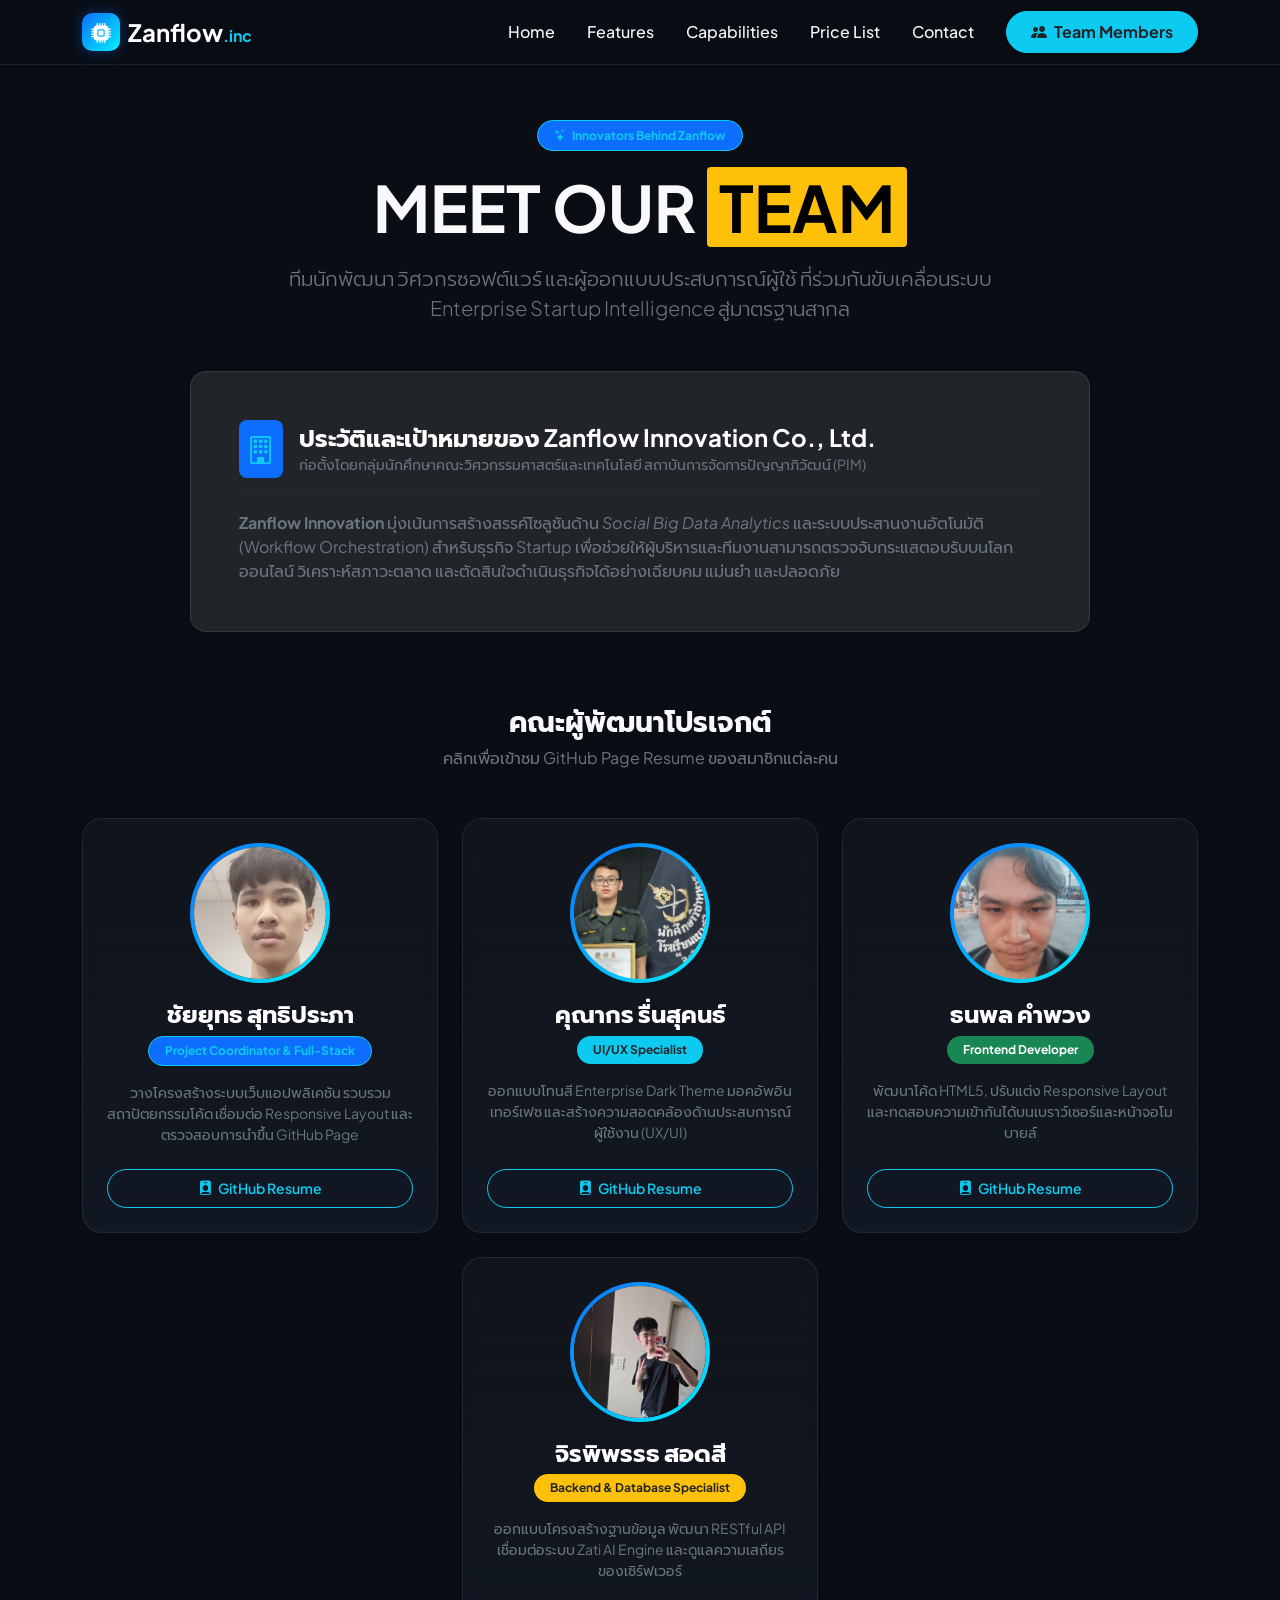
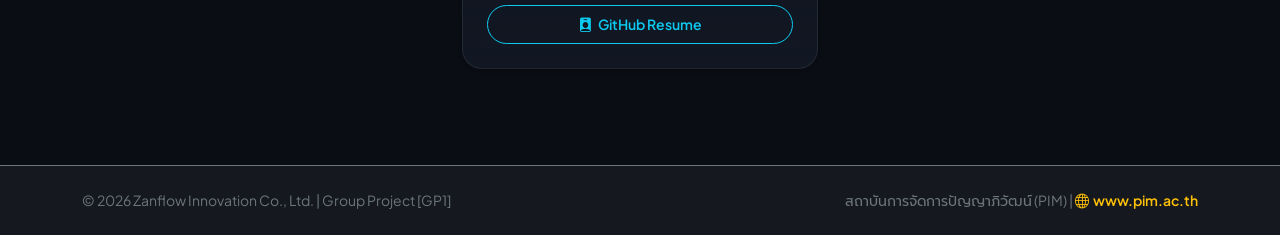
<file: about.html>
<!DOCTYPE html>
<html lang="th">
<head>
    <meta charset="UTF-8">
    <meta name="viewport" content="width=device-width, initial-scale=1.0">
    <title>Team Members - Zanflow Platform</title>

    <!-- Bootstrap 5 CSS CDN -->
    <link href="https://cdn.jsdelivr.net/npm/bootstrap@5.3.2/dist/css/bootstrap.min.css" rel="stylesheet">
    <!-- Bootstrap Icons CDN -->
    <link rel="stylesheet" href="https://cdn.jsdelivr.net/npm/bootstrap-icons@1.11.1/font/bootstrap-icons.css">
    <!-- Custom Stylesheet -->
    <link rel="stylesheet" href="styles.css">
</head>
<body>

    <!-- 1. Navigation Bar -->
    <nav class="navbar navbar-expand-lg navbar-dark fixed-top custom-navbar">
        <div class="container">
            <a class="navbar-brand d-flex align-items-center gap-2 fw-bold fs-4" href="index.html#home">
                <div class="navbar-brand-logo">
                    <i class="bi bi-cpu-fill text-white fs-5"></i>
                </div>
                <span>Zanflow<span class="text-info fs-6">.inc</span></span>
            </a>
            <button class="navbar-toggler border-0" type="button" data-bs-toggle="collapse" data-bs-target="#navbarNav">
                <span class="navbar-toggler-icon"></span>
            </button>
            <div class="collapse navbar-collapse" id="navbarNav">
                <ul class="navbar-nav ms-auto align-items-center gap-lg-3">
                    <li class="nav-item"><a class="nav-link text-light px-2" href="index.html#home">Home</a></li>
                    <li class="nav-item"><a class="nav-link text-light px-2" href="index.html#features">Features</a></li>
                    <li class="nav-item"><a class="nav-link text-light px-2" href="index.html#product-details">Capabilities</a></li>
                    <li class="nav-item"><a class="nav-link text-light px-2" href="index.html#pricing">Price List</a></li>
                    <li class="nav-item"><a class="nav-link text-light px-2" href="index.html#contact">Contact</a></li>
                    <li class="nav-item ms-lg-2">
                        <a class="btn btn-info text-dark rounded-pill px-4 py-2 fw-bold shadow-sm" href="about.html">
                            <i class="bi bi-people-fill me-1"></i> Team Members
                        </a>
                    </li>
                </ul>
            </div>
        </div>
    </nav>

    <!-- 2. Company Profile Header Section -->
    <section class="py-5 mt-5">
        <div class="container py-4 text-center">
            <span class="badge bg-primary bg-opacity-20 text-info border border-info px-3 py-2 rounded-pill mb-3">
                <i class="bi bi-stars me-1"></i> Innovators Behind Zanflow
            </span>
            <h1 class="display-3 fw-bold mb-3">
                MEET OUR <span class="highlight-yellow">TEAM</span>
            </h1>
            <p class="lead text-secondary mx-auto fs-5" style="max-width: 800px;">
                ทีมนักพัฒนา วิศวกรซอฟต์แวร์ และผู้ออกแบบประสบการณ์ผู้ใช้ ที่ร่วมกันขับเคลื่อนระบบ Enterprise Startup Intelligence สู่มาตรฐานสากล
            </p>
            
            <!-- Company History & Profile Card -->
            <div class="p-4 p-md-5 rounded-4 mt-5 bg-dark bg-opacity-60 border border-secondary border-opacity-25 mx-auto text-start shadow-lg" style="max-width: 900px;">
                <div class="d-flex align-items-center gap-3 mb-3">
                    <div class="p-2 rounded-3 bg-primary bg-opacity-20 text-info">
                        <i class="bi bi-building fs-3"></i>
                    </div>
                    <div>
                        <h4 class="fw-bold text-white mb-0">ประวัติและเป้าหมายของ Zanflow Innovation Co., Ltd.</h4>
                        <small class="text-secondary">ก่อตั้งโดยกลุ่มนักศึกษาคณะวิศวกรรมศาสตร์และเทคโนโลยี สถาบันการจัดการปัญญาภิวัฒน์ (PIM)</small>
                    </div>
                </div>
                <hr class="border-secondary border-opacity-25 my-3">
                <p class="text-secondary leading-relaxed mb-0">
                    <strong>Zanflow Innovation</strong> มุ่งเน้นการสร้างสรรค์โซลูชันด้าน <em>Social Big Data Analytics</em> และระบบประสานงานอัตโนมัติ (Workflow Orchestration) สำหรับธุรกิจ Startup เพื่อช่วยให้ผู้บริหารและทีมงานสามารถตรวจจับกระแสตอบรับบนโลกออนไลน์ วิเคราะห์สภาวะตลาด และตัดสินใจดำเนินธุรกิจได้อย่างเฉียบคม แม่นยำ และปลอดภัย
                </p>
            </div>
        </div>
    </section>

    <!-- 3. Team Members Section (Responsive: Desktop 3 คอลัมน์ / Tablet 2 คอลัมน์ / Mobile 1 คอลัมน์ ตามเกณฑ์) -->
    <section class="pb-5">
        <div class="container pb-5">
            <div class="text-center mb-5">
                <h3 class="fw-bold">คณะผู้พัฒนาโปรเจกต์</h3>
                <p class="text-secondary">คลิกเพื่อเข้าชม GitHub Page Resume ของสมาชิกแต่ละคน</p>
            </div>

            <div class="row g-4 justify-content-center">
                <!-- สมาชิกคนที่ 1: คุณชัยยุทธ -->
                <div class="col-lg-4 col-md-6 col-12">
                    <div class="team-card p-4 text-center h-100 d-flex flex-column shadow-sm">
                        <div class="team-avatar-wrapper mb-3">
                            <img src="pp.jpeg" alt="ชัยยุทธ สุทธิประภา" class="user-avatar-custom">
                        </div>
                        <h4 class="fw-bold mb-2 text-white">ชัยยุทธ สุทธิประภา</h4>
                        <div class="badge bg-primary bg-opacity-20 text-info border border-info rounded-pill mx-auto mb-3 px-3 py-2 small">
                            Project Coordinator & Full-Stack
                        </div>
                        <p class="small text-secondary mb-4 flex-grow-1">
                            วางโครงสร้างระบบเว็บแอปพลิเคชัน รวบรวมสถาปัตยกรรมโค้ด เชื่อมต่อ Responsive Layout และตรวจสอบการนำขึ้น GitHub Page
                        </p>
                        <div class="mt-auto">
                            <a href="https://tpee2522.github.io/resume/" target="_blank" class="btn btn-outline-info w-100 rounded-pill btn-sm py-2 fw-semibold">
                                <i class="bi bi-person-badge-fill me-1"></i> GitHub Resume
                            </a>
                        </div>
                    </div>
                </div>

                <!-- สมาชิกคนที่ 2: คุณากร -->
                <div class="col-lg-4 col-md-6 col-12">
                    <div class="team-card p-4 text-center h-100 d-flex flex-column shadow-sm">
                        <div class="team-avatar-wrapper mb-3">
                            <img src="beem.jpeg" alt="คุณากร รื่นสุคนธ์">
                        </div>
                        <h4 class="fw-bold mb-2 text-white">คุณากร รื่นสุคนธ์</h4>
                        <div class="badge bg-info text-dark fw-bold rounded-pill mx-auto mb-3 px-3 py-2">
                            UI/UX Specialist
                        </div>
                        <p class="small text-secondary mb-4 flex-grow-1">
                            ออกแบบโทนสี Enterprise Dark Theme มอคอัพอินเทอร์เฟซ และสร้างความสอดคล้องด้านประสบการณ์ผู้ใช้งาน (UX/UI)
                        </p>
                        <div class="mt-auto">
                            <!-- ปรับเป็นลิงก์ GitHub Page Resume ของเพื่อน -->
                            <a href="https://github.com/BeemBigD" target="_blank" class="btn btn-outline-info w-100 rounded-pill btn-sm py-2 fw-semibold">
                                <i class="bi bi-person-badge-fill me-1"></i> GitHub Resume
                            </a>
                        </div>
                    </div>
                </div>

                <!-- สมาชิกคนที่ 3: ธนพล (ใส่ตำแหน่ง Frontend Developer เรียบร้อย) -->
                <div class="col-lg-4 col-md-6 col-12">
                    <div class="team-card p-4 text-center h-100 d-flex flex-column shadow-sm">
                        <div class="team-avatar-wrapper mb-3">
                            <img src="14867.jpg" alt="ธนพล คำพวง">
                        </div>
                        <h4 class="fw-bold mb-2 text-white">ธนพล คำพวง</h4>
                        <div class="badge bg-success text-white fw-bold rounded-pill mx-auto mb-3 px-3 py-2">
                            Frontend Developer
                        </div>
                        <p class="small text-secondary mb-4 flex-grow-1">
                            พัฒนาโค้ด HTML5, ปรับแต่ง Responsive Layout และทดสอบความเข้ากันได้บนเบราว์เซอร์และหน้าจอโมบายล์
                        </p>
                        <div class="mt-auto">
                            <!-- ปรับเป็นลิงก์ GitHub Page Resume ของเพื่อน (BeemBigD) -->
                            <a href="https://github.com/ninezaa990-rgb" target="_blank" class="btn btn-outline-info w-100 rounded-pill btn-sm py-2 fw-semibold">
                                <i class="bi bi-person-badge-fill me-1"></i> GitHub Resume
                            </a>
                        </div>
                    </div>
                </div>
                <!-- Member 4: พชรพล ปัญญาวงศ์ (Backend & Database) -->
                <div class="col-lg-4 col-md-6 col-12">
                    <div class="team-card p-4 text-center h-100 d-flex flex-column shadow-sm">
                        <div class="team-avatar-wrapper mb-3">
                            <img src="dinmon.jpeg" alt="พชรพล ปัญญาวงศ์" class="dinmon-avatar">
                        </div>
                        <h4 class="fw-bold mb-2 text-white">จิรพิพรรธ สอดสี </h4>
                        <div class="badge bg-warning text-dark fw-bold rounded-pill mx-auto mb-3 px-3 py-2 small">
                            Backend & Database Specialist
                        </div>
                        <p class="small text-secondary mb-4 flex-grow-1">
                            ออกแบบโครงสร้างฐานข้อมูล พัฒนา RESTful API เชื่อมต่อระบบ Zati AI Engine และดูแลความเสถียรของเซิร์ฟเวอร์
                        </p>
                        <div class="mt-auto">
                            <a href="https://github.com/khawphet0595-maker" target="_blank" class="btn btn-outline-info w-100 rounded-pill btn-sm py-2 fw-semibold">
                                <i class="bi bi-person-badge-fill me-1"></i> GitHub Resume
                            </a>
                        </div>
                    </div>
                </div>
            </div>
    </section>

    <!-- 4. Footer & Social Links -->
    <footer class="py-4 border-top border-secondary border-opacity-20 text-center text-secondary small bg-dark bg-opacity-50">
        <div class="container d-flex flex-column flex-md-row justify-content-between align-items-center gap-3">
            <div>
                © 2026 Zanflow Innovation Co., Ltd. | Group Project [GP1]
            </div>
            <div>
                สถาบันการจัดการปัญญาภิวัฒน์ (PIM) |
                <a href="https://www.pim.ac.th" target="_blank" class="text-warning text-decoration-none fw-semibold">
                    <i class="bi bi-globe me-1"></i>www.pim.ac.th
                </a>
            </div>
        </div>
    </footer>

    <!-- Bootstrap 5 JS Bundle CDN -->
    <script src="https://cdn.jsdelivr.net/npm/bootstrap@5.3.2/dist/js/bootstrap.bundle.min.js"></script>
</body>
</html>
</file>
<file: styles.css>
/* ============================================================
   Zanflow Platform - Enterprise Dark & Modern Theme
   ============================================================ */

@import url('https://fonts.googleapis.com/css2?family=Plus+Jakarta+Sans:wght@400;500;600;700;800&family=Prompt:wght@300;400;500;600;700&display=swap');

:root {
    --bg-dark: #0a0d14;
    --bg-card: #121824;
    --bg-card-hover: #1a2234;
    --border-color: rgba(255, 255, 255, 0.08);
    --primary-blue: #0d6efd;
    --accent-cyan: #00f2fe;
    --accent-purple: #7928ca;
    --accent-yellow: #ffc107;
    --text-main: #f8f9fa;
    --text-muted: #9ba3af;
}

body {
    font-family: 'Plus Jakarta Sans', 'Prompt', sans-serif;
    background-color: var(--bg-dark);
    color: var(--text-main);
    overflow-x: hidden;
    scroll-behavior: smooth;
}

/* Custom Scrollbar */
::-webkit-scrollbar {
    width: 8px;
}
::-webkit-scrollbar-track {
    background: var(--bg-dark);
}
::-webkit-scrollbar-thumb {
    background: #232d42;
    border-radius: 4px;
}
::-webkit-scrollbar-thumb:hover {
    background: var(--primary-blue);
}

/* Navbar Style */
.custom-navbar {
    background-color: rgba(10, 13, 20, 0.88) !important;
    backdrop-filter: blur(16px);
    border-bottom: 1px solid var(--border-color);
    transition: all 0.3s ease;
}

.navbar-brand-logo {
    width: 38px;
    height: 38px;
    background: linear-gradient(135deg, var(--primary-blue), var(--accent-cyan));
    border-radius: 10px;
    display: flex;
    align-items: center;
    justify-content: center;
    box-shadow: 0 0 15px rgba(13, 110, 253, 0.4);
}

.nav-link {
    font-weight: 500;
    transition: color 0.2s ease;
    position: relative;
}

.nav-link:hover {
    color: var(--accent-cyan) !important;
}

.nav-link::after {
    content: '';
    position: absolute;
    width: 0;
    height: 2px;
    bottom: 2px;
    left: 50%;
    background: var(--accent-cyan);
    transition: all 0.3s ease;
    transform: translateX(-50%);
}

.nav-link:hover::after {
    width: 60%;
}

/* Hero Section */
.hero-section {
    padding: 140px 0 80px 0;
    position: relative;
    background: radial-gradient(circle at 50% 20%, rgba(13, 110, 253, 0.15) 0%, rgba(10, 13, 20, 1) 70%);
}

.badge-glow {
    background: rgba(13, 110, 253, 0.12);
    border: 1px solid rgba(13, 110, 253, 0.3);
    color: var(--accent-cyan);
    padding: 8px 18px;
    border-radius: 50px;
    font-size: 0.85rem;
    font-weight: 600;
    display: inline-flex;
    align-items: center;
    gap: 8px;
}

.hero-title {
    font-weight: 800;
    letter-spacing: -1px;
    line-height: 1.15;
}

.text-gradient {
    background: linear-gradient(135deg, #ffffff 30%, var(--accent-cyan) 100%);
    -webkit-background-clip: text;
    -webkit-text-fill-color: transparent;
}

.hero-img-container {
    position: relative;
    border-radius: 20px;
    padding: 10px;
    background: linear-gradient(135deg, rgba(255,255,255,0.1), rgba(255,255,255,0.02));
    border: 1px solid var(--border-color);
    box-shadow: 0 20px 50px rgba(0, 0, 0, 0.6);
}

.hero-img-container img {
    border-radius: 14px;
    transition: transform 0.5s ease;
}

.hero-img-container:hover img {
    transform: scale(1.02);
}

/* Stats Counter */
.stat-box {
    text-align: center;
    padding: 15px;
}

.stat-number {
    font-size: 2.5rem;
    font-weight: 800;
    background: linear-gradient(135deg, #fff, var(--text-muted));
    -webkit-background-clip: text;
    -webkit-text-fill-color: transparent;
}

/* Feature Cards */
.feature-card {
    background-color: var(--bg-card);
    border: 1px solid var(--border-color);
    border-radius: 18px;
    padding: 32px 24px;
    height: 100%;
    transition: all 0.35s ease;
    position: relative;
    overflow: hidden;
}

.feature-card::before {
    content: '';
    position: absolute;
    top: 0;
    left: 0;
    width: 100%;
    height: 3px;
    background: linear-gradient(90deg, var(--primary-blue), var(--accent-cyan));
    opacity: 0;
    transition: opacity 0.3s ease;
}

.feature-card:hover {
    transform: translateY(-8px);
    background-color: var(--bg-card-hover);
    border-color: rgba(13, 110, 253, 0.4);
    box-shadow: 0 16px 35px rgba(0, 0, 0, 0.4);
}

.feature-card:hover::before {
    opacity: 1;
}

.icon-box {
    width: 54px;
    height: 54px;
    border-radius: 14px;
    background: rgba(13, 110, 253, 0.12);
    color: var(--primary-blue);
    display: flex;
    align-items: center;
    justify-content: center;
    font-size: 1.5rem;
    margin-bottom: 20px;
    transition: all 0.3s ease;
}

.feature-card:hover .icon-box {
    background: var(--primary-blue);
    color: #fff;
    box-shadow: 0 0 20px rgba(13, 110, 253, 0.5);
}

/* Pricing Cards */
.price-card {
    background: var(--bg-card);
    border: 1px solid var(--border-color);
    border-radius: 20px;
    padding: 36px 28px;
    transition: all 0.3s ease;
}

.price-card.featured {
    border: 2px solid var(--primary-blue);
    background: linear-gradient(180deg, rgba(13, 110, 253, 0.08) 0%, var(--bg-card) 100%);
    box-shadow: 0 0 30px rgba(13, 110, 253, 0.25);
}

.price-card:hover {
    transform: translateY(-5px);
}

/* Table Customization */
.table-hover tbody tr:hover {
    background-color: rgba(13, 110, 253, 0.08) !important;
}

/* About & Team Page */
.highlight-yellow {
    background-color: var(--accent-yellow);
    color: #000;
    padding: 2px 12px;
    border-radius: 4px;
    display: inline-block;
}

.team-card {
    background-color: var(--bg-card);
    border: 1px solid var(--border-color);
    border-radius: 20px;
    overflow: hidden;
    transition: all 0.35s ease;
}

.team-card:hover {
    transform: translateY(-8px);
    border-color: var(--accent-cyan);
    box-shadow: 0 15px 35px rgba(0, 0, 0, 0.5);
}

.team-avatar-wrapper {
    width: 140px;
    height: 140px;
    margin: 0 auto;
    position: relative;
    border-radius: 50%;
    padding: 4px;
    background: linear-gradient(135deg, var(--primary-blue), var(--accent-cyan));
}

.team-avatar-wrapper img {
    width: 100%;
    height: 100%;
    object-fit: cover;
    border-radius: 50%;
    background-color: var(--bg-dark);
}

/* Social Links & Form Controls */
.social-pill {
    width: 44px;
    height: 44px;
    border-radius: 12px;
    background: rgba(255, 255, 255, 0.05);
    border: 1px solid var(--border-color);
    color: var(--text-main);
    display: inline-flex;
    align-items: center;
    justify-content: center;
    font-size: 1.2rem;
    transition: all 0.3s ease;
    text-decoration: none;
}

.social-pill:hover {
    background: var(--primary-blue);
    color: #ffffff;
    border-color: var(--primary-blue);
    transform: translateY(-3px);
    box-shadow: 0 5px 15px rgba(13, 110, 253, 0.4);
}

.contact-form-card {
    background: #151c2a;
    border: 1px solid var(--border-color);
    border-radius: 20px;
    padding: 32px;
}

.form-control-custom {
    background-color: #0d121d;
    border: 1px solid var(--border-color);
    color: var(--text-main);
    border-radius: 10px;
    padding: 12px 16px;
}

.form-control-custom:focus {
    background-color: #0d121d;
    border-color: var(--primary-blue);
    color: var(--text-main);
    box-shadow: 0 0 10px rgba(13, 110, 253, 0.3);
}/* จัดตำแหน่งรูปโปรไฟล์ pp.jpeg ให้กึ่งกลางและไม่ตัดหน้าผาก */
.user-avatar-custom {
    object-position: center 20% !important;
}

/* เพิ่มเอฟเฟกต์การ์ดทีมให้มีมิติ */
.team-card {
    background: linear-gradient(180deg, rgba(255, 255, 255, 0.03) 0%, rgba(18, 24, 36, 0.95) 100%);
    backdrop-filter: blur(8px);
}

.team-card:hover {
    border-color: var(--accent-cyan) !important;
    transform: translateY(-8px);
    box-shadow: 0 14px 28px rgba(0, 242, 254, 0.15) !important;
}
/* เลื่อนตำแหน่งรูป dinmon.jpeg ให้โฟกัสที่ใบหน้าส่วนบน */
.dinmon-avatar {
    object-position: center 12% !important;
}
</file>
